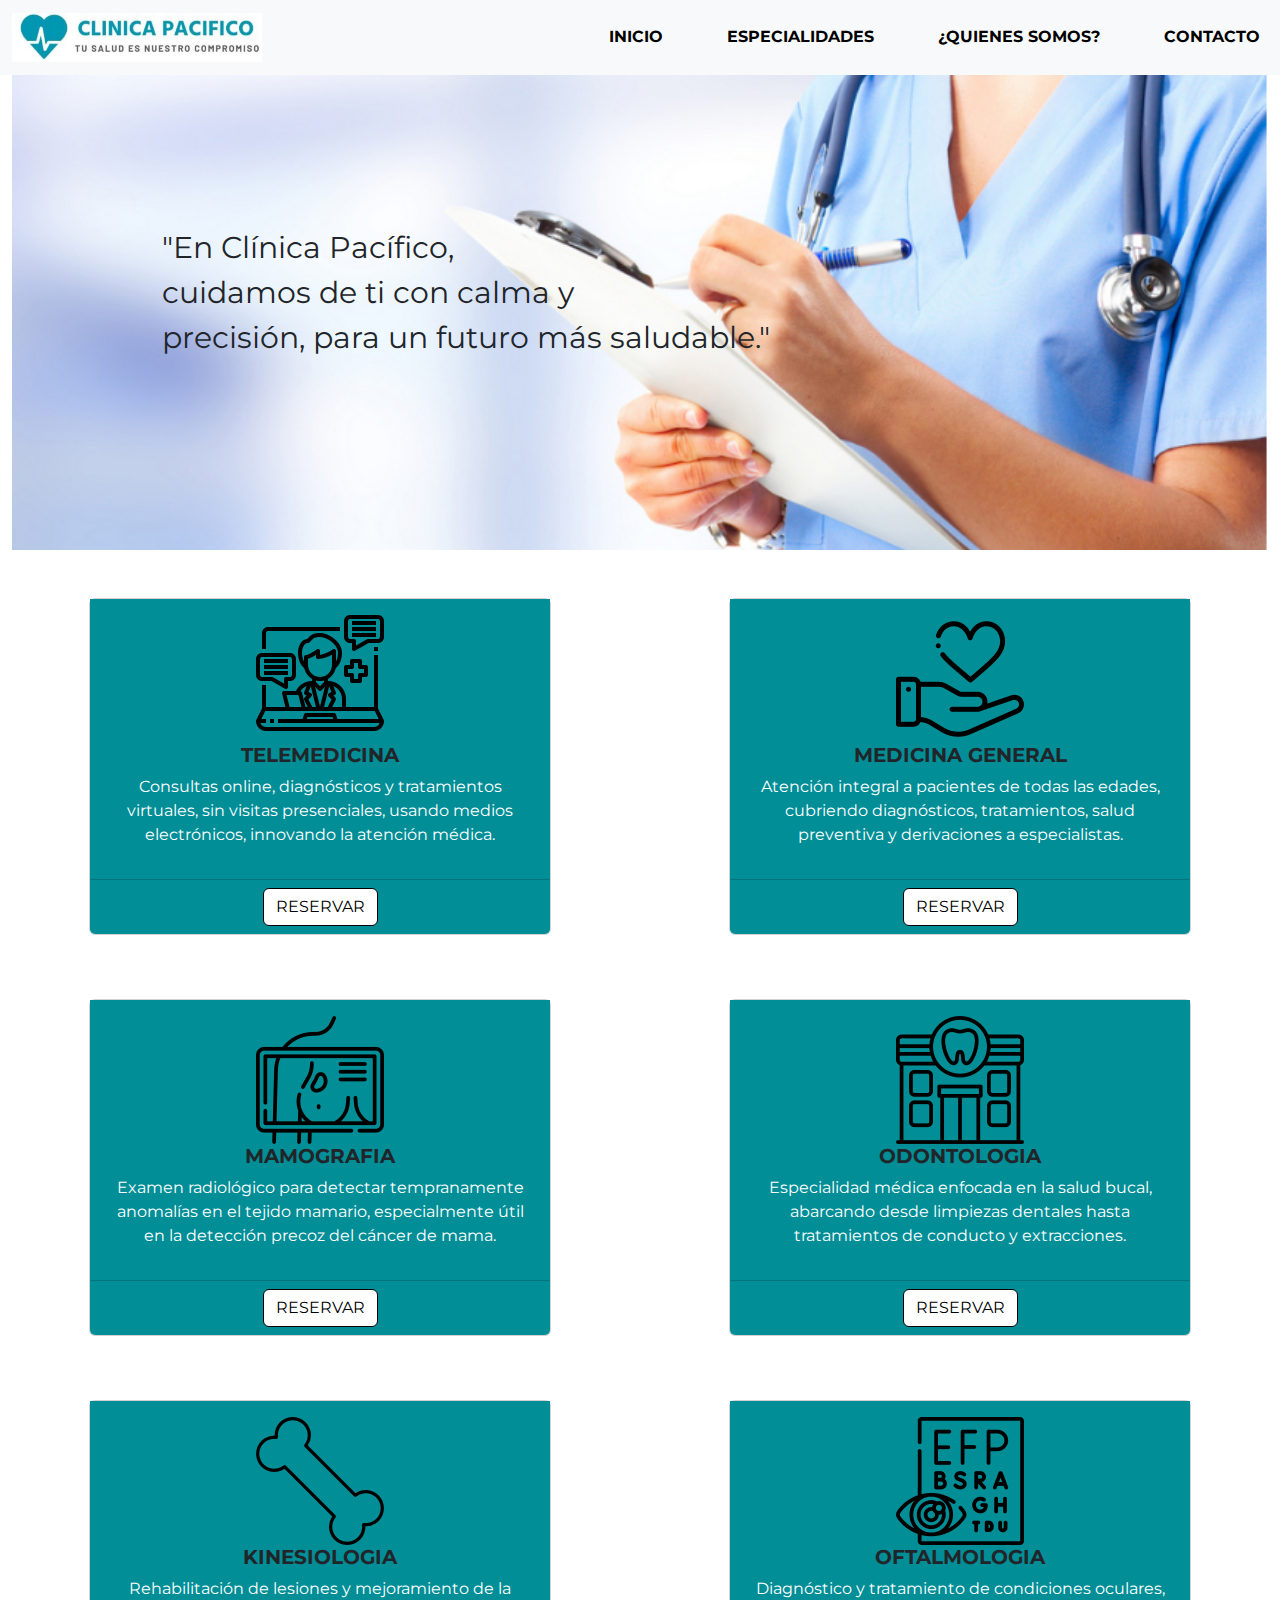
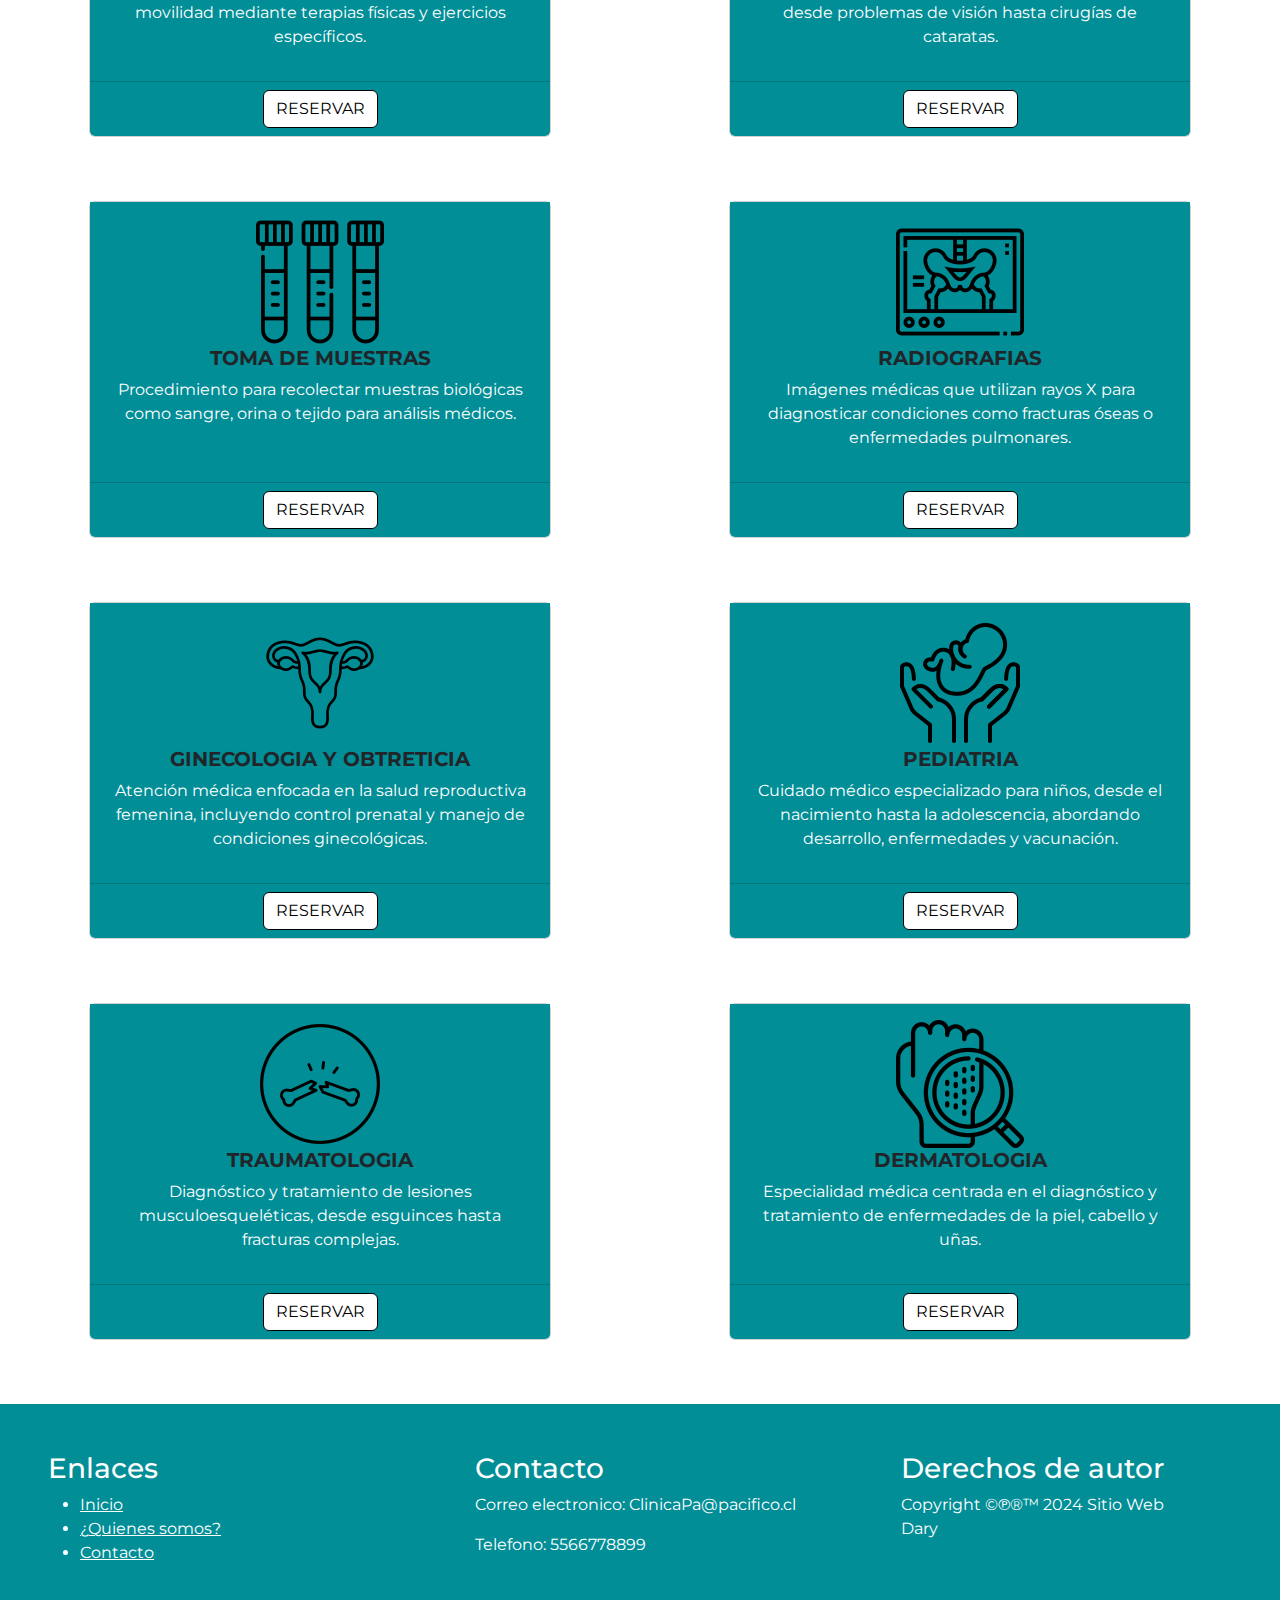
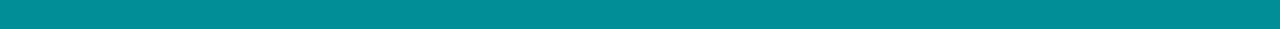
<file: ET TRANSVERSAL/Cl-nica-Pacific-main/especialidades.html>
<!DOCTYPE html>
<html lang="en">
<head>
    <meta charset="UTF-8">
    <meta name="viewport" content="width=device-width, initial-scale=1.0">
    <title>Especialidades</title>
    <!-- ICONS -->
    <link rel="shortcut icon" href="img/logore.ico" type="image/x-icon">
     <!-- GOOGLE FONTS-->
    <link rel="preconnect" href="https://fonts.googleapis.com">
    <link rel="preconnect" href="https://fonts.gstatic.com" crossorigin>
    <link href="https://fonts.googleapis.com/css2?family=Montserrat:ital,wght@0,100..900;1,100..900&display=swap" rel="stylesheet">
     <!-- BOOTSTRAP-->
    <link href="https://cdn.jsdelivr.net/npm/bootstrap@5.3.3/dist/css/bootstrap.min.css" rel="stylesheet" integrity="sha384-QWTKZyjpPEjISv5WaRU9OFeRpok6YctnYmDr5pNlyT2bRjXh0JMhjY6hW+ALEwIH" crossorigin="anonymous">
    <!-- CSS-->
    <link rel="stylesheet" href="css/especialidades.css">
    <!--JAVASCRIPT-->
    <script src="js/especialidades.js"></script>
</head>
<body>
    <nav class="navbar navbar-expand-lg navbar-light bg-light">
      <div class="container-fluid">
        <a class="navbar-brand" href="#"><img src="img/logoC.png" width="250px" alt=""></a>
        <button class="navbar-toggler" style="background-color: #018E97;" type="button" data-bs-toggle="collapse" data-bs-target="#navbarNav" aria-controls="navbarNav" aria-expanded="false" aria-label="Toggle navigation">
          <span class="navbar-toggler-icon"></span>
        </button>
        <div class="collapse navbar-collapse" id="navbarNav">
          <ul class="navbar-nav ms-auto gap-md-2 gap-sm-2 gap-lg-5">
            <li class="nav-item">
              <a class="nav-link active fw-bold" aria-current="page" href="index.html">INICIO</a>
            </li>
            <li class="nav-item">
              <a class="nav-link active fw-bold" href="especialidades.html">ESPECIALIDADES</a>
            </li>
            <li class="nav-item">
              <a class="nav-link active fw-bold" href="quienes_somos.html">¿QUIENES SOMOS?</a>
            </li>
            <li class="nav-item">
              <a class="nav-link active fw-bold" href="contacto.html">CONTACTO</a>
            </li>
          </ul>
        </div>
      </div>
    </nav>

    <main class="container-fluid">
        <div class="img-nav d-none d-sm-block">
            <div class="slogan img-fluid">
                <p>"En Clínica Pacífico,<br> cuidamos de ti con calma y <br> precisión, para un futuro más saludable."</p><br>
            </div>
        </div>

        <div class="card-body d-block d-md-none text-center w-75 mx-auto mt-4">
          <div class="card-text fw-bold p-4 text-white fs-4">            <!-- SE MUESTRA SOLO CUANDO EL DISPOSITIVO ES SM -->
              <p>"En Clínica Pacífico,<br> cuidamos de ti con calma y <br> precisión, para un futuro más saludable."</p>
          </div>
        </div>
        
        <section class="mt-5 mx-auto">
              <div class="row mb-5">
                <div class="col-md-6 col-sm-6 mb-3 d-flex justify-content-center align-content-center">
                  <div class="card text-center w-75">
                    <div class="card-body">
                      <img src="img/telemedicina.ico" class="img-fluid" alt="">
                      <h5 class="card-title fw-bold">TELEMEDICINA</h5>
                      <p class ="txt-white">Consultas online, diagnósticos y tratamientos virtuales, sin visitas presenciales, usando medios electrónicos, innovando la atención médica.</p>
                    </div>
                    <div class="card-footer">
                        <a href="datos_paciente.html"><button class="btn btn-primary " type="button" onclick="reservarEspecialidad('Telemedicina')">RESERVAR</button></a>
                    </div>
                  </div>
                </div>
                <div class="col-md-6 col-sm-6 mb-3 d-flex justify-content-center align-content-center">
                  <div class="card text-center w-75">
                    <div class="card-body">
                        <img src="img/medicina-gen.png" class="img-fluid" alt="">
                      <h5 class="card-title fw-bold">MEDICINA GENERAL</h5>
                      <p class ="txt-white">Atención integral a pacientes de todas las edades, cubriendo diagnósticos, tratamientos, salud preventiva y derivaciones a especialistas.</p>
                    </div>
                    <div class="card-footer">
                      <a href="datos_paciente.html"><button class="btn btn-primary" type="button" onclick="reservarEspecialidad('Medicina General')">RESERVAR</button></a>
                    </div>
                  </div>
                </div>
              </div>
              <div class="row mb-5">
                <div class="col-md-6 col-sm-6 mb-3 d-flex justify-content-center align-content-center">
                  <div class="card text-center w-75">
                    <div class="card-body">
                        <img src="img/mamografia.png" class="img-fluid" alt="">
                      <h5 class="card-title fw-bold">MAMOGRAFIA</h5>
                      <p class ="txt-white"> Examen radiológico para detectar tempranamente anomalías en el tejido mamario, especialmente útil en la detección precoz del cáncer de mama.</p>
                    </div>
                    <div class="card-footer">
                      <a href="datos_paciente.html"><button class="btn btn-primary" type="button" onclick="reservarEspecialidad('Mamografia')">RESERVAR</button></a>
                    </div>
                  </div>
                </div>
                <div class="col-md-6 col-sm-6 mb-3 d-flex justify-content-center align-content-center">
                  <div class="card text-center w-75">
                    <div class="card-body">
                        <img src="img/odonto.png" class="img-fluid" alt="">
                      <h5 class="card-title fw-bold">ODONTOLOGIA</h5>
                      <p class ="txt-white">Especialidad médica enfocada en la salud bucal, abarcando desde limpiezas dentales hasta tratamientos de conducto y extracciones.</p>
                    </div>
                    <div class="card-footer">
                      <a href="datos_paciente.html"><button class="btn btn-primary" type="button"onclick="reservarEspecialidad('Odontologia')">RESERVAR</button></a>
                    </div>
                  </div>
                </div>
              </div>
              <div class="row mb-5">
                <div class="col-md-6 col-sm-6 mb-3 d-flex justify-content-center align-content-center">
                  <div class="card text-center w-75">
                    <div class="card-body">
                        <img src="img/kine.png" class="img-fluid" alt="">
                      <h5 class="card-title fw-bold">KINESIOLOGIA</h5>
                      <P class ="txt-white">Rehabilitación de lesiones y mejoramiento de la movilidad mediante terapias físicas y ejercicios específicos.</P>
                    </div>
                    <div class="card-footer">
                      <a href="datos_paciente.html"><button class="btn btn-primary" type="button" onclick="reservarEspecialidad('Kinesiologia')">RESERVAR</button></a>
                    </div>
                  </div>
                </div>
                <div class="col-md-6 col-sm-6 mb-3 d-flex justify-content-center align-content-center">
                  <div class="card text-center w-75">
                    <div class="card-body">
                        <img src="img/ofta.png" class="img-fluid" alt="">
                      <h5 class="card-title fw-bold">OFTALMOLOGIA</h5>
                      <p class ="txt-white">Diagnóstico y tratamiento de condiciones oculares, desde problemas de visión hasta cirugías de cataratas.</p>
                    </div>
                    <div class="card-footer">
                      <a href="datos_paciente.html"><button class="btn btn-primary" type="button" onclick="reservarEspecialidad('Oftalmologia')">RESERVAR</button></a>
                    </div>
                  </div>
                </div>
              </div>
              <div class="row mb-5">
                  <div class="col-md-6 col-sm-6 mb-3 d-flex justify-content-center align-content-center">
                    <div class="card text-center w-75">
                      <div class="card-body">
                        <img src="img/muestra.ico" class="img-fluid" alt="">
                        <h5 class="card-title fw-bold">TOMA DE MUESTRAS</h5>
                        <p class ="txt-white"> Procedimiento para recolectar muestras biológicas como sangre, orina o tejido para análisis médicos.</p>
                      </div>
                      <div class="card-footer">
                        <a href="datos_paciente.html"><button class="btn btn-primary" type="button" onclick="reservarEspecialidad('Toma de muestras')">RESERVAR</button></a>
                      </div>
                    </div>
                  </div>
                  <div class="col-md-6 col-sm-6 mb-3 d-flex justify-content-center align-content-center">
                    <div class="card text-center w-75">
                      <div class="card-body">
                        <img src="img/4706703 (1).ico" class="img-fluid" alt="">
                        <h5 class="card-title fw-bold">RADIOGRAFIAS</h5>
                        <p class ="txt-white">Imágenes médicas que utilizan rayos X para diagnosticar condiciones como fracturas óseas o enfermedades pulmonares.</p>
                      </div>
                      <div class="card-footer">
                        <a href="datos_paciente.html"><button class="btn btn-primary" type="button" onclick="reservarEspecialidad('Radiografias')" >RESERVAR</button></a>
                      </div>
                    </div>
                  </div>
              </div>
              <div class="row mb-5">
                  <div class="col-md-6 col-sm-6 mb-3 d-flex justify-content-center align-content-center">
                    <div class="card text-center w-75">
                      <div class="card-body">
                        <img src="img/gine.ico" class="img-fluid" alt="">
                        <h5 class="card-title fw-bold">GINECOLOGIA Y OBTRETICIA</h5>
                        <p class ="txt-white">Atención médica enfocada en la salud reproductiva femenina, incluyendo control prenatal y manejo de condiciones ginecológicas.</p>
                      </div>
                      <div class="card-footer">
                        <a href="datos_paciente.html"><button class="btn btn-primary" type="button" onclick="reservarEspecialidad('Ginecologia y obstetricia')">RESERVAR</button></a>
                      </div>
                    </div>
                  </div>
                  <div class="col-md-6 col-sm-6 mb-3 d-flex justify-content-center align-content-center">
                    <div class="card text-center w-75">
                      <div class="card-body">
                        <img src="img/pediatria.ico" class="img-fluid" alt="">
                        <h5 class="card-title fw-bold">PEDIATRIA</h5>
                        <p class ="txt-white">Cuidado médico especializado para niños, desde el nacimiento hasta la adolescencia, abordando desarrollo, enfermedades y vacunación.</p>
                      </div>
                      <div class="card-footer">
                        <a href="datos_paciente.html"><button class="btn btn-primary" type="button" onclick="reservarEspecialidad('Pediatria')">RESERVAR</button></a>
                      </div>
                    </div>
                  </div>
              </div>
              <div class="row mb-5">
                  <div class="col-md-6 col-sm-6 mb-3 d-flex justify-content-center align-content-center">
                    <div class="card text-center w-75">
                      <div class="card-body">
                        <img src="img/trauma.ico" class="img-fluid" alt="">
                        <h5 class="card-title fw-bold">TRAUMATOLOGIA</h5>
                        <p class ="txt-white">Diagnóstico y tratamiento de lesiones musculoesqueléticas, desde esguinces hasta fracturas complejas.</p>
                      </div>
                      <div class="card-footer">
                        <a href="datos_paciente.html"><button class="btn btn-primary" type="button" onclick="reservarEspecialidad('Traumatologia')">RESERVAR</button></a>
                      </div>
                    </div>
                  </div>
                  <div class="col-md-6 col-sm-6 mb-3 d-flex justify-content-center align-content-center">
                    <div class="card text-center w-75">
                      <div class="card-body">
                        <img src="img/derma.ico" class="img-fluid" alt="">
                        <h5 class="card-title fw-bold">DERMATOLOGIA</h5>
                        <p class ="txt-white">Especialidad médica centrada en el diagnóstico y tratamiento de enfermedades de la piel, cabello y uñas.</p>
                      </div>
                      <div class="card-footer">
                        <a href="datos_paciente.html"><button class="btn btn-primary" type="button" onclick="reservarEspecialidad('Dermatologia')">RESERVAR</button></a>                   
                      </div>
                    </div>
                  </div>
              </div>                  
        </section>        
    </main>

    <footer class="fooc mt-5">
      <div class="container-fluid">
        <div class="row">
          <div class="col-md-4 col-sm-12 colfoter p-5">
            <h3>Enlaces</h3>
            <ul>                   <!-- que no se te olvide el ul es lista desordenbada-->
              <li><a class="txtfo" href="index.html">Inicio</a></li>
              <li><a class="txtfo"  href="index.html">¿Quienes somos?</a></li>  <!-- li es elemento de lista-->
              <li><a class="txtfo" href="contacto.html">Contacto</a></li>
            </ul>
          </div> 
          <div class="col-md-4 col-sm-12 colfoter p-5">
            <h3>Contacto</h3>
            <p>Correo electronico: ClinicaPa@pacifico.cl</p>
            <p>Telefono: 5566778899</p>
          </div>
          <div class="col-md-4 col-sm-12 colfoter p-5">
            <h3>Derechos de autor</h3>
            <p>Copyright ©℗®™ 2024 Sitio Web <br> Dary </p>
          </div>
        </div>
      </div>
    </footer>
    
    

    <script src="https://cdn.jsdelivr.net/npm/bootstrap@5.3.3/dist/js/bootstrap.bundle.min.js" integrity="sha384-YvpcrYf0tY3lHB60NNkmXc5s9fDVZLESaAA55NDzOxhy9GkcIdslK1eN7N6jIeHz" crossorigin="anonymous"></script>
</body>
</html>
</file>
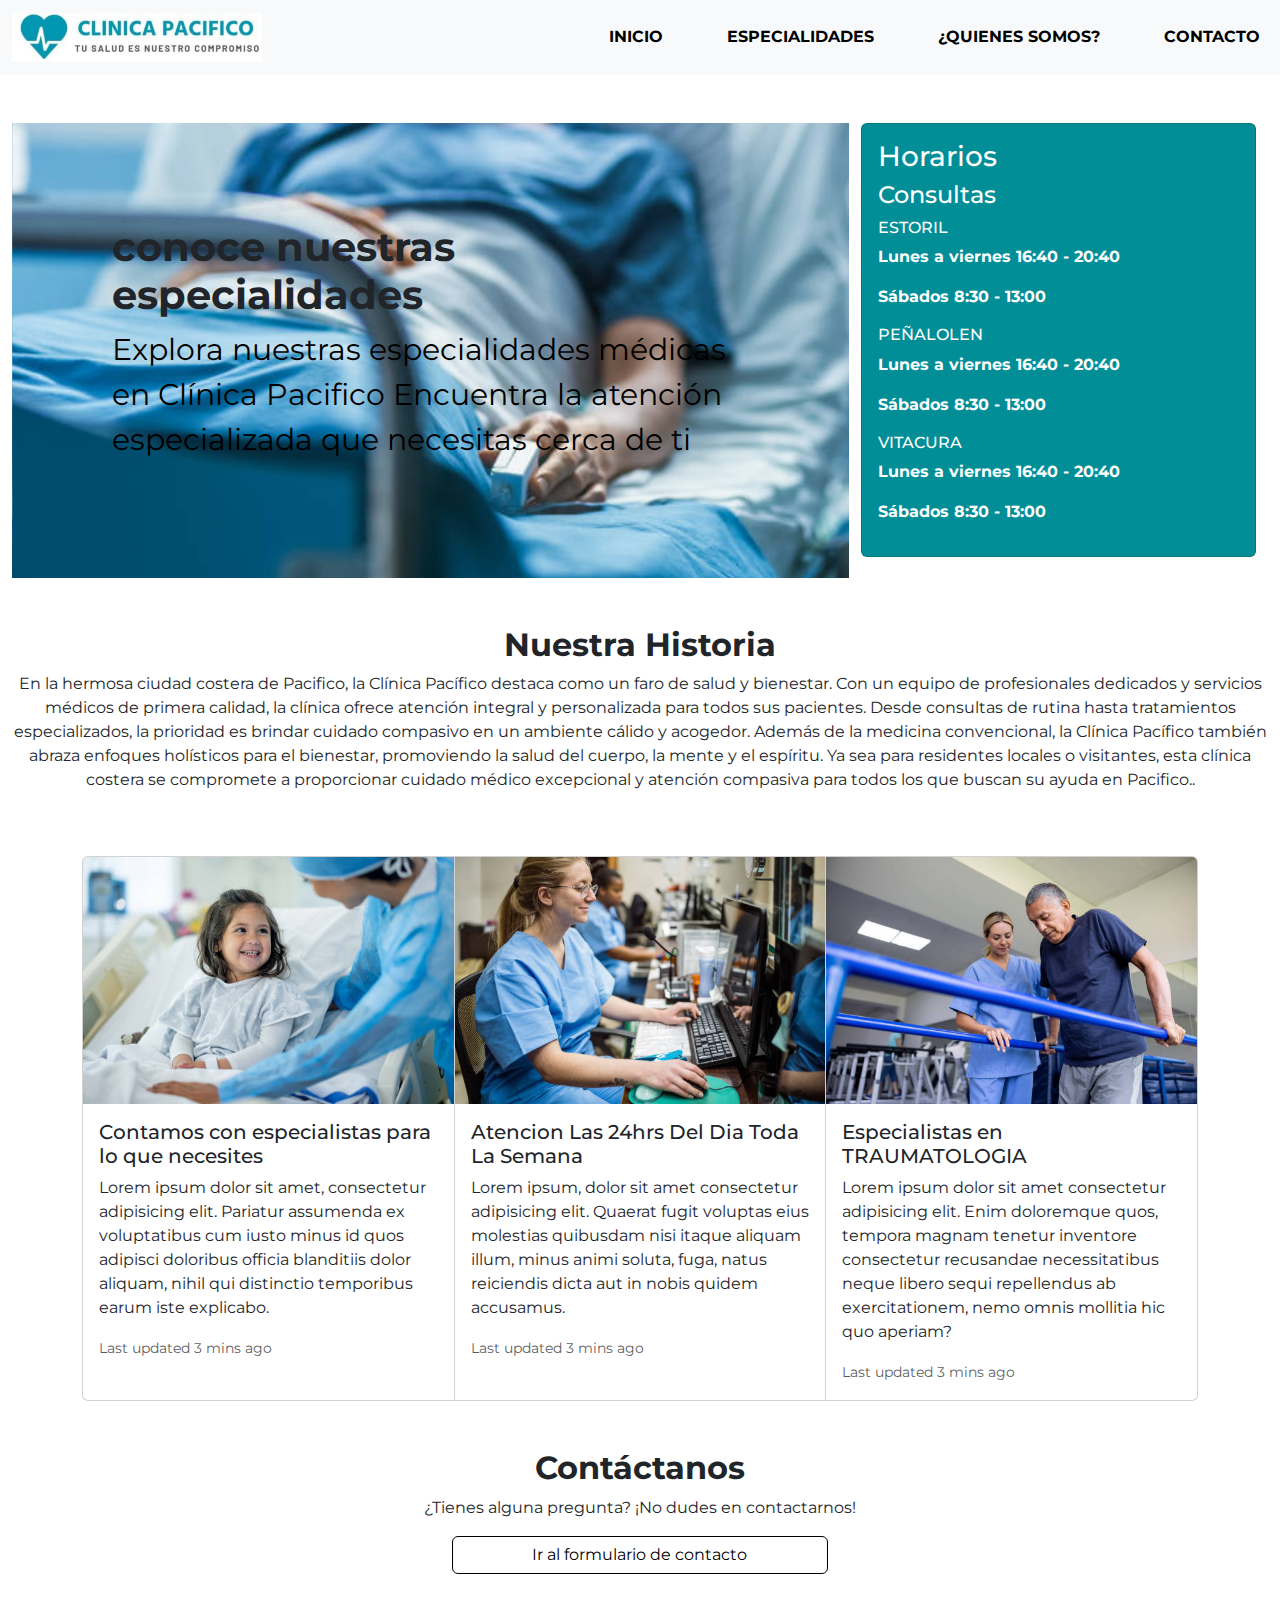
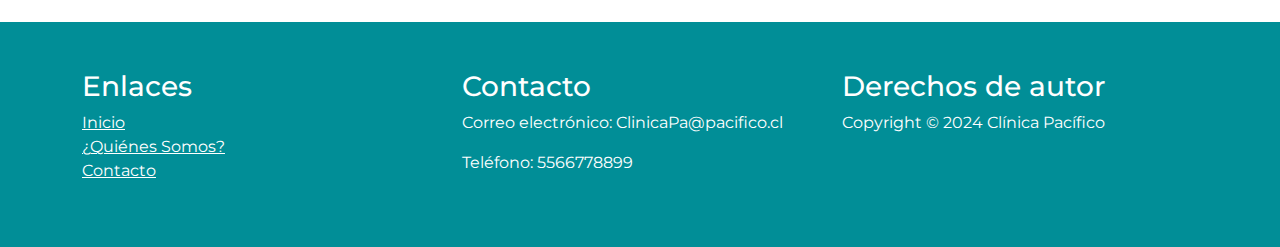
<file: ET TRANSVERSAL/Cl-nica-Pacific-main/quienes_somos.html>
<!DOCTYPE html>
<html lang="en">
<head>
    <meta charset="UTF-8">
    <meta name="viewport" content="width=device-width, initial-scale=1.0">
    <title>Document</title>
    <link rel="shortcut icon" href="img/logore.ico" type="image/x-icon">
    <link rel="preconnect" href="https://fonts.googleapis.com">
    <link rel="preconnect" href="https://fonts.gstatic.com" crossorigin>
    <link href="https://fonts.googleapis.com/css2?family=Montserrat:ital,wght@0,100..900;1,100..900&display=swap" rel="stylesheet">
    <link href="https://cdn.jsdelivr.net/npm/bootstrap@5.3.3/dist/css/bootstrap.min.css" rel="stylesheet" integrity="sha384-QWTKZyjpPEjISv5WaRU9OFeRpok6YctnYmDr5pNlyT2bRjXh0JMhjY6hW+ALEwIH" crossorigin="anonymous">
    <link rel="stylesheet" href="css/quienes_somos.css">
</head>
<body>
  <nav class="navbar navbar-expand-lg navbar-light bg-light">
    <div class="container-fluid">
      <a class="navbar-brand" href="#"><img src="img/logoC.png" width="250px" alt=""></a>
      <button class="navbar-toggler" style="background-color: #018E97;" type="button" data-bs-toggle="collapse" data-bs-target="#navbarNav" aria-controls="navbarNav" aria-expanded="false" aria-label="Toggle navigation">
        <span class="navbar-toggler-icon"></span>
      </button>
      <div class="collapse navbar-collapse" id="navbarNav">
        <ul class="navbar-nav ms-auto gap-md-2 gap-sm-2 gap-lg-5">
          <li class="nav-item">
            <a class="nav-link active fw-bold" aria-current="page" href="index.html">INICIO</a>
          </li>
          <li class="nav-item">
            <a class="nav-link active fw-bold" href="especialidades.html">ESPECIALIDADES</a>
          </li>
          <li class="nav-item">
            <a class="nav-link active fw-bold" href="quienes_somos.html">¿QUIENES SOMOS?</a>
          </li>
          <li class="nav-item">
            <a class="nav-link active fw-bold" href="contacto.html">CONTACTO</a>
          </li>
        </ul>
      </div>
    </div>
  </nav>
     
    <main class="container-fluid"> 

        <div class="row mt-5 m-0">
            <div class="col-lg-8 col-md-8 col-sm-12 img">  
              <div class="slogan">
                <h1 class="fw-bold">conoce  nuestras especialidades</h1>
                <p>Explora nuestras especialidades médicas en Clínica Pacifico
                   Encuentra la atención especializada que necesitas cerca de ti</p>
              </div>
            </div>
            <div class="col-lg-4 col-md-4 col-sm-12 m-0">
              <div class="card text-white bg fw-bold ">
                  <div class="card-body">
                      <h3 class="card-title">Horarios</h3>
                      <h4>Consultas</h4>
                      <h6>ESTORIL</h6>
                      <p>Lunes a viernes 16:40 - 20:40</p>
                      <p>Sábados 8:30 - 13:00</p>
                      <h6>PEÑALOLEN</h6>
                      <p>Lunes a viernes 16:40 - 20:40</p>
                      <p>Sábados 8:30 - 13:00</p>
                      <h6>VITACURA</h6>
                      <p>Lunes a viernes 16:40 - 20:40</p>
                      <p>Sábados 8:30 - 13:00</p>
                  </div>
              </div>
          </div>
      </div>
            <div class="row mt-5">
              <div class="col text-center">
                  <h2 class="fw-bold">Nuestra Historia</h2>
                  <p>En la hermosa ciudad costera de Pacifico, la Clínica Pacífico destaca como un faro de salud y bienestar. Con un equipo de profesionales dedicados y servicios médicos de primera calidad, la clínica ofrece atención integral y personalizada para todos sus pacientes. Desde consultas de rutina hasta tratamientos especializados, la prioridad es brindar cuidado compasivo en un ambiente cálido y acogedor.

                    Además de la medicina convencional, la Clínica Pacífico también abraza enfoques holísticos para el bienestar, promoviendo la salud del cuerpo, la mente y el espíritu. Ya sea para residentes locales o visitantes, esta clínica costera se compromete a proporcionar cuidado médico excepcional y atención compasiva para todos los que buscan su ayuda en Pacifico..</p>
              </div>
          </div>
          <div class="container mt-5">
            <div class="card-group">
              <div class="card">
                <img src="img/QUIENES_SOMOS_IMG2.jpg" class="card-img-top" alt="...">
                <div class="card-body">
                  <h5 class="card-title">Contamos con especialistas para lo que necesites</h5>
                  <p class="card-text">Lorem ipsum dolor sit amet, consectetur adipisicing elit. Pariatur assumenda ex voluptatibus cum iusto minus id quos adipisci doloribus officia blanditiis dolor aliquam, nihil qui distinctio temporibus earum iste explicabo.</p>
                  <p class="card-text"><small class="text-muted">Last updated 3 mins ago</small></p>
                </div>
              </div>
              <div class="card">
                <img src="img/istockphoto-1470737148-612x612.jpg" class="card-img-top" alt="...">
                <div class="card-body">
                  <h5 class="card-title">Atencion Las 24hrs Del Dia Toda La Semana</h5>
                  <p class="card-text">Lorem ipsum, dolor sit amet consectetur adipisicing elit. Quaerat fugit voluptas eius molestias quibusdam nisi itaque aliquam illum, minus animi soluta, fuga, natus reiciendis dicta aut in nobis quidem accusamus.</p>
                  <p class="card-text"><small class="text-muted">Last updated 3 mins ago</small></p>
                </div>
              </div>
              <div class="card">
                <img src="img/istockphoto-1501185765-612x612.jpg" class="card-img-top" alt="...">
                <div class="card-body">
                  <h5 class="card-title">Especialistas en TRAUMATOLOGIA</h5>
                  <p class="card-text">Lorem ipsum dolor sit amet consectetur adipisicing elit. Enim doloremque quos, tempora magnam tenetur inventore consectetur recusandae necessitatibus neque libero sequi repellendus ab exercitationem, nemo omnis mollitia hic quo aperiam?</p>
                  <p class="card-text"><small class="text-muted">Last updated 3 mins ago</small></p>
                </div>
              </div>
            </div>
          </div>
        <div class="row mt-5 text-center">
          <div class="col mb-5">
              <h2 class="fw-bold">Contáctanos</h2>
              <p>¿Tienes alguna pregunta? ¡No dudes en contactarnos!</p>
              <a href="contacto.html" class="btn btn-primary">Ir al formulario de contacto</a>
          </div>
      </div>
    </main>
    <footer class="fooc bg-custom text-white py-5">
      <div class="container">
          <div class="row">
              <div class="col-md-4">
                  <h3>Enlaces</h3>
                  <ul class="list-unstyled">
                      <li><a href="index.html" class="text-white">Inicio</a></li>
                      <li><a href="quienes_somos.html" class="text-white">¿Quiénes Somos?</a></li>
                      <li><a href="contacto.html" class="text-white">Contacto</a></li>
                  </ul>
              </div>
              <div class="col-md-4">
                  <h3>Contacto</h3>
                  <p>Correo electrónico: ClinicaPa@pacifico.cl</p>
                  <p>Teléfono: 5566778899</p>
              </div>
              <div class="col-md-4">
                  <h3>Derechos de autor</h3>
                  <p>Copyright © 2024 Clínica Pacífico</p>
              </div>
          </div>
      </div>
  </footer>
<script src="https://cdn.jsdelivr.net/npm/bootstrap@5.3.3/dist/js/bootstrap.bundle.min.js"></script>
</body>
</html>
</file>
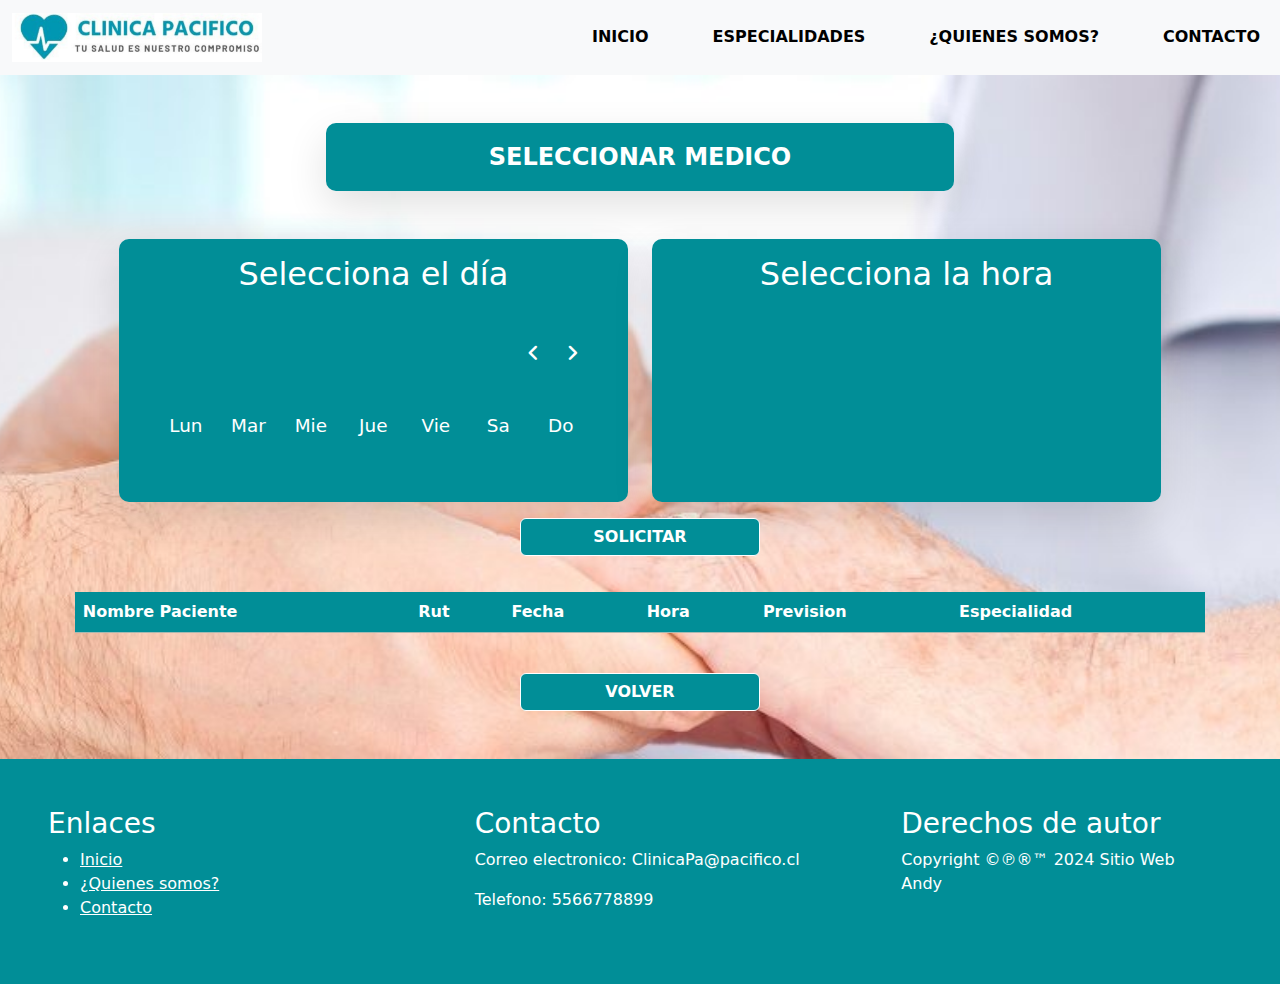
<file: ET TRANSVERSAL/Cl-nica-Pacific-main/seleccion_hora.html>
<!DOCTYPE html>
<html lang="en">
<head>
    <meta charset="UTF-8">
    <meta name="viewport" content="width=device-width, initial-scale=1.0">
    <title>Agenda tu hora</title>
    <!-- ICONS -->
    <link rel="shortcut icon" href="img/logore.ico" type="image/x-icon">
    <!-- GOOGLE FONTS-->
    <link rel="stylesheet" href="https://fonts.googleapis.com/css2?family=Material+Symbols+Rounded:opsz,wght,FILL,GRAD@20..48,100..700,0..1,-50..200">
    <!-- BOOTSTRAP-->
    <link href="https://cdn.jsdelivr.net/npm/bootstrap@5.3.3/dist/css/bootstrap.min.css" rel="stylesheet" integrity="sha384-QWTKZyjpPEjISv5WaRU9OFeRpok6YctnYmDr5pNlyT2bRjXh0JMhjY6hW+ALEwIH" crossorigin="anonymous">
    <link rel="stylesheet" href="https://cdn.jsdelivr.net/npm/bootstrap-icons@1.11.3/font/bootstrap-icons.min.css">
    <!-- CSS-->
    <link rel="stylesheet" href="css/seleccion_hora.css">
    <!-- JQUERY-->
    <script src="https://ajax.googleapis.com/ajax/libs/jquery/3.7.1/jquery.min.js"></script>
     <!-- JAVASCRIPT-->
     <script src="js/seleccion_hora.js"></script>
</head>
<body>

  <nav class="navbar navbar-expand-lg navbar-light bg-light">
    <div class="container-fluid">
      <a class="navbar-brand" href="#"><img src="img/logoC.png" width="250px" alt=""></a>
      <button class="navbar-toggler" style="background-color: #018E97;" type="button" data-bs-toggle="collapse" data-bs-target="#navbarNav" aria-controls="navbarNav" aria-expanded="false" aria-label="Toggle navigation">
        <span class="navbar-toggler-icon"></span>
      </button>
      <div class="collapse navbar-collapse" id="navbarNav">
        <ul class="navbar-nav ms-auto gap-md-2 gap-sm-2 gap-lg-5">
          <li class="nav-item">
            <a class="nav-link active fw-bold" aria-current="page" href="index.html">INICIO</a>
          </li>
          <li class="nav-item">
            <a class="nav-link active fw-bold" href="especialidades.html">ESPECIALIDADES</a>
          </li>
          <li class="nav-item">
            <a class="nav-link active fw-bold" href="quienes_somos.html">¿QUIENES SOMOS?</a>
          </li>
          <li class="nav-item">
            <a class="nav-link active fw-bold" href="quienes_somos.html">CONTACTO</a>
          </li>
        </ul>
      </div>
    </div>
  </nav>
<main class="container-fluid fondo-img ">
  <div class="row text-center align-items-center">
    <div class="col-12 mt-5">
        <form id="seleccionMedico" class="text-center wrapper w-50 mx-auto">
            <label class="m-3 fw-bold fs-4">SELECCIONAR MEDICO</label>
            <div id="tarjetasMedicos" class="overflow-auto mb-4" style="max-height: 200px;">
                <!-- Aquí se mostrara la tarjeta de medico -->
            </div>
        </form>
    </div>
  </div>
  <div class="row justify-content-center">
    <div class="col-md-5 mt-4">
      <div class="wrapper p-3 h-100">
        <h2 class="mb-3 text-center">Selecciona el día</h2>
        <header>   
          <p class="current-date">
            <span id="text_month"></span> <span id="text_year"></span>
          </p>
          <div class="icons">
            <span id="prev" class="material-symbols-rounded text-white">chevron_left</span>
            <span id="next" class="material-symbols-rounded text-white">chevron_right</span>
          </div>
        </header>
        <div class="calendar">
          <ul class="weeks">
            <li class="weekday">Lun</li>
            <li class="weekday">Mar</li>
            <li class="weekday">Mie</li>
            <li class="weekday">Jue</li>
            <li class="weekday">Vie</li>
            <li class="weekday">Sa</li>
            <li class="weekday">Do</li>
          </ul>
          <div class="days"></div> <!-- AQUI SE ALMACENARAN LOS DIAS-->
        </div>
      </div>
    </div>
    <div class="col-md-5 mt-4"> <!-- Cambiado a col-md-5 -->
      <div class="wrapper p-3 h-100">
        <h2 class="mb-3 text-center">Selecciona la hora</h2>
        <div class="hours"></div> <!-- AQUI VAN LAS HORAS DISPONIBLES-->
      </div>
    </div>
  </div>
    <div class="row mx-auto">
      <button id="guardar" class="btn btn-back fw-bold mx-auto mb-3 mt-3 ">SOLICITAR</button>
    </div> 
  <div class="table table-responsive" style="width: 90%; margin: auto; margin-top: 20px;">
    <table class="table table-success">
      <thead>
        <tr style="font-size: x-large;">
          <th>Nombre Paciente</th>
          <th>Rut</th>
          <th>Fecha</th>
          <th>Hora</th>
          <th>Prevision</th>
          <th>Especialidad</th>
        </tr>
      </thead>
      <tbody id="tableBody">
        <!-- Aquí se mostrarán la fecha y hora seleccionadas -->
      </tbody>
    </table>
  </div>
  <div class="text-center">
    <a href="index.html"><button id="volver" class="btn btn-back fw-bold mb-5 mt-4">VOLVER</button></a>  
  </div>
</main>    

<footer class="fooc">
  <div class="container-fluid">
    <div class="row">
      <div class="col-md-4 col-sm-12 colfoter p-5">
        <h3>Enlaces</h3>
        <ul>
          <li><a class="txtfo" href="index.html">Inicio</a></li>
          <li><a class="txtfo" href="index.html">¿Quienes somos?</a></li>
          <li><a class="txtfo" href="contacto.html">Contacto</a></li>
        </ul>
      </div> 
      <div class="col-md-4 col-sm-12 colfoter p-5">
        <h3>Contacto</h3>
        <p>Correo electronico: ClinicaPa@pacifico.cl</p>
        <p>Telefono: 5566778899</p>
      </div>
      <div class="col-md-4 col-sm-12 colfoter p-5">
        <h3>Derechos de autor</h3>
        <p>Copyright ©℗®™ 2024 Sitio Web <br> Andy </p>
      </div>
    </div>
  </div>
</footer>
<script src="https://ajax.googleapis.com/ajax/libs/jquery/3.5.1/jquery.min.js"></script>
<script src="https://cdn.jsdelivr.net/npm/bootstrap@5.3.3/dist/js/bootstrap.bundle.min.js" integrity="sha384-YvpcrYf0tY3lHB60NNkmXc5s9fDVZLESaAA55NDzOxhy9GkcIdslK1eN7N6jIeHz" crossorigin="anonymous"></script>
<script src="https://apis.google.com/js/api.js"></script>
</body>
</html>
</file>
<file: ET TRANSVERSAL/Cl-nica-Pacific-main/css/especialidades.css>
body{
    margin: 0;
    font-family: "Montserrat", sans-serif;
}
.img-nav{
    background-image: url(../img/bgClinicaMedica.jpg);
    background-position: center;
    background-size: cover;
    padding: 150px;
    width: 100%;
}
.slogan p{
    font-size: 30px;
}
.card-body,.card-footer{
    background-color:#018E97;
}
.btn{
    background-color: white;
    color: black;
    border-color: black;
}
.btn:hover{
    background-color:rgb(151, 148, 148);
    color: white;
    border-color: black;
}

.txt-white{
    color:white;
}

/* footer*/

.fooc .colfoter {
    background-color: #018E97;
    color: white;
}

.txtfo{
    color: white;
}
</file>
<file: ET TRANSVERSAL/Cl-nica-Pacific-main/css/quienes_somos.css>
body{
    margin: 0;
    font-family: "Montserrat", sans-serif;
}
.txtfo{
    color: white;
}
.img{
    background-image: url(../img/muerte.jpg);
    background-position: center;
    background-size: cover;
    padding: 100px;
}
.btn{
    background-color: white;
    color: black;
    border-color: black;
    width: 30%;
}
.btn:hover{
    background-color:rgb(151, 148, 148);
    color: white;
    border-color: black;
}
.slogan p{
    font-size: 30px;
    color: rgb(0, 0, 0);
}
.bg{
    background-color: #018E97;
}
.bg-custom {
    background-color: #018E97;
}
</file>
<file: ET TRANSVERSAL/Cl-nica-Pacific-main/css/seleccion_hora.css>
.calendario {
  display: flex;
  align-items: center;
  justify-content: center;
  min-height: 100vh;
}

.wrapper {
  background: #018e97;
  border-radius: 10px;
  box-shadow: 0 15px 40px rgba(0, 0, 0, 0.12);
  color: #fff;
}

.wrapper header {
  display: flex;
  align-items: center;
  padding: 25px 30px 10px;
  justify-content: space-between;
}

header .icons {
  display: flex;
}

header .icons span {
  height: 38px;
  width: 38px;
  margin: 0 1px;
  cursor: pointer;
  color: #878787;
  text-align: center;
  line-height: 38px;
  font-size: 1.9rem;
  user-select: none;
  border-radius: 50%;
}

.icons span:last-child {
  margin-right: -10px;
}

header .icons span:hover {
  background: #f2f2f2;
}

header .current-date {
  font-size: 1.80rem;
  font-weight: 500;
}

.calendar {
  padding: 20px;
}

.weeks {
  display: flex; /* Cambiamos a flex */
  justify-content: space-around;
  list-style: none;
  padding: 0;
}

.weekday {
  flex: 1; /* Distribuir el espacio disponible */
  color: #fff;
  font-size: 1.15rem;
  cursor: default;
  padding: 10px;
  text-align: center; /* Centrar el contenido */
}

.calendar .days {
  display: grid;
  grid-template-columns: repeat(7, 1fr); /* Esto crea 7 columnas de igual ancho */
  list-style: none;
  padding: 0;
  gap: 5px; /* Espacio entre los elementos */
}

.calendar .days li {
  color: #fff;
  font-size: 1.30rem;
  cursor: pointer;
  padding: 10px;
  text-align: center; /* Centrar el contenido */
}

.calendar .days li.inactive {
  color: #aaa;
}

/* Ajuste para el efecto hover en los días del calendario */
.calendar .days li:not(.inactive):hover {
  background: #fff; /* Cambia el fondo en hover */
  color: #018e97; /* Cambia el color del texto en hover */
  border-radius: 15px;
}

.calendar .days li.active {
  background-color: #fff; /* Color de fondo para días activos */
  border-radius: 15px;
  color: #018e97;
}

.calendar .days li:not(.inactive):hover::before {
  background: #f2f2f2;
}

.hours {
  display: grid;
  grid-template-columns: repeat(3, 1fr); /* 3 columns grid */
  gap: 10px; /* Space between the hour slots */
  padding: 20px;
}

.hour-slot {
  background: #018e97; /* Background color for hour slots */
  color: #fff; /* White text color */
  padding: 15px;
  text-align: center;
  border-radius: 10px;
  cursor: pointer;
  transition: background 0.3s, color 0.3s;
  font-size: 1.2rem; /* Larger font size */
}

.hour-slot.active {
  background-color: #fff; /* Background color when active */
  color: #018e97; /* Text color when active */
}

.hour-slot:hover {
  background: #fff; /* Background color on hover */
  color: #018e97; /* Text color on hover */
}

.btn-back{
  background-color: #018e97;
  border-color: #018e97;
  color: white;
  border-color: white;
  width: 15rem;
}
.btn-back:hover{
  background-color: white;
  border-color: white;
  color: #018e97;
}
.btn-back1{
  background-color: #018e97;
  border-color: #018e97;
  color: white;
  border-color: white;
  width: 10rem;
}
.btn-back1:hover{
  background-color: white;
  border-color: white;
  color: #018e97;
}
.fondo-img {
  background-image: url(../img/mision-y-vision-web-1400x400.jpg);
  background-position: center;
  background-size: cover;
  /*ajusta el tamaño de la imagen al cuadrado*/
  width: 100%;
}

.fondo-color {
  background-color: #018e97;
}

.fooc .colfoter {
  background-color: #018e97;
  color: white;
}

.txtfo {
  color: white;
}

.table th {
  background-color: #018e97;
  color: #fff;
  font-size: 1rem;
}

.table td {
  font-size: 0.9rem;
}
.inactive {
  background-color: #d3d3d3; /* Cambia el color de fondo para que se vea como inactiva */
  color: #a9a9a9; /* Cambia el color del texto */
  border-radius: 10px;
  cursor: not-allowed; /* Cambia el cursor para que no se pueda hacer clic */
}
</file>
